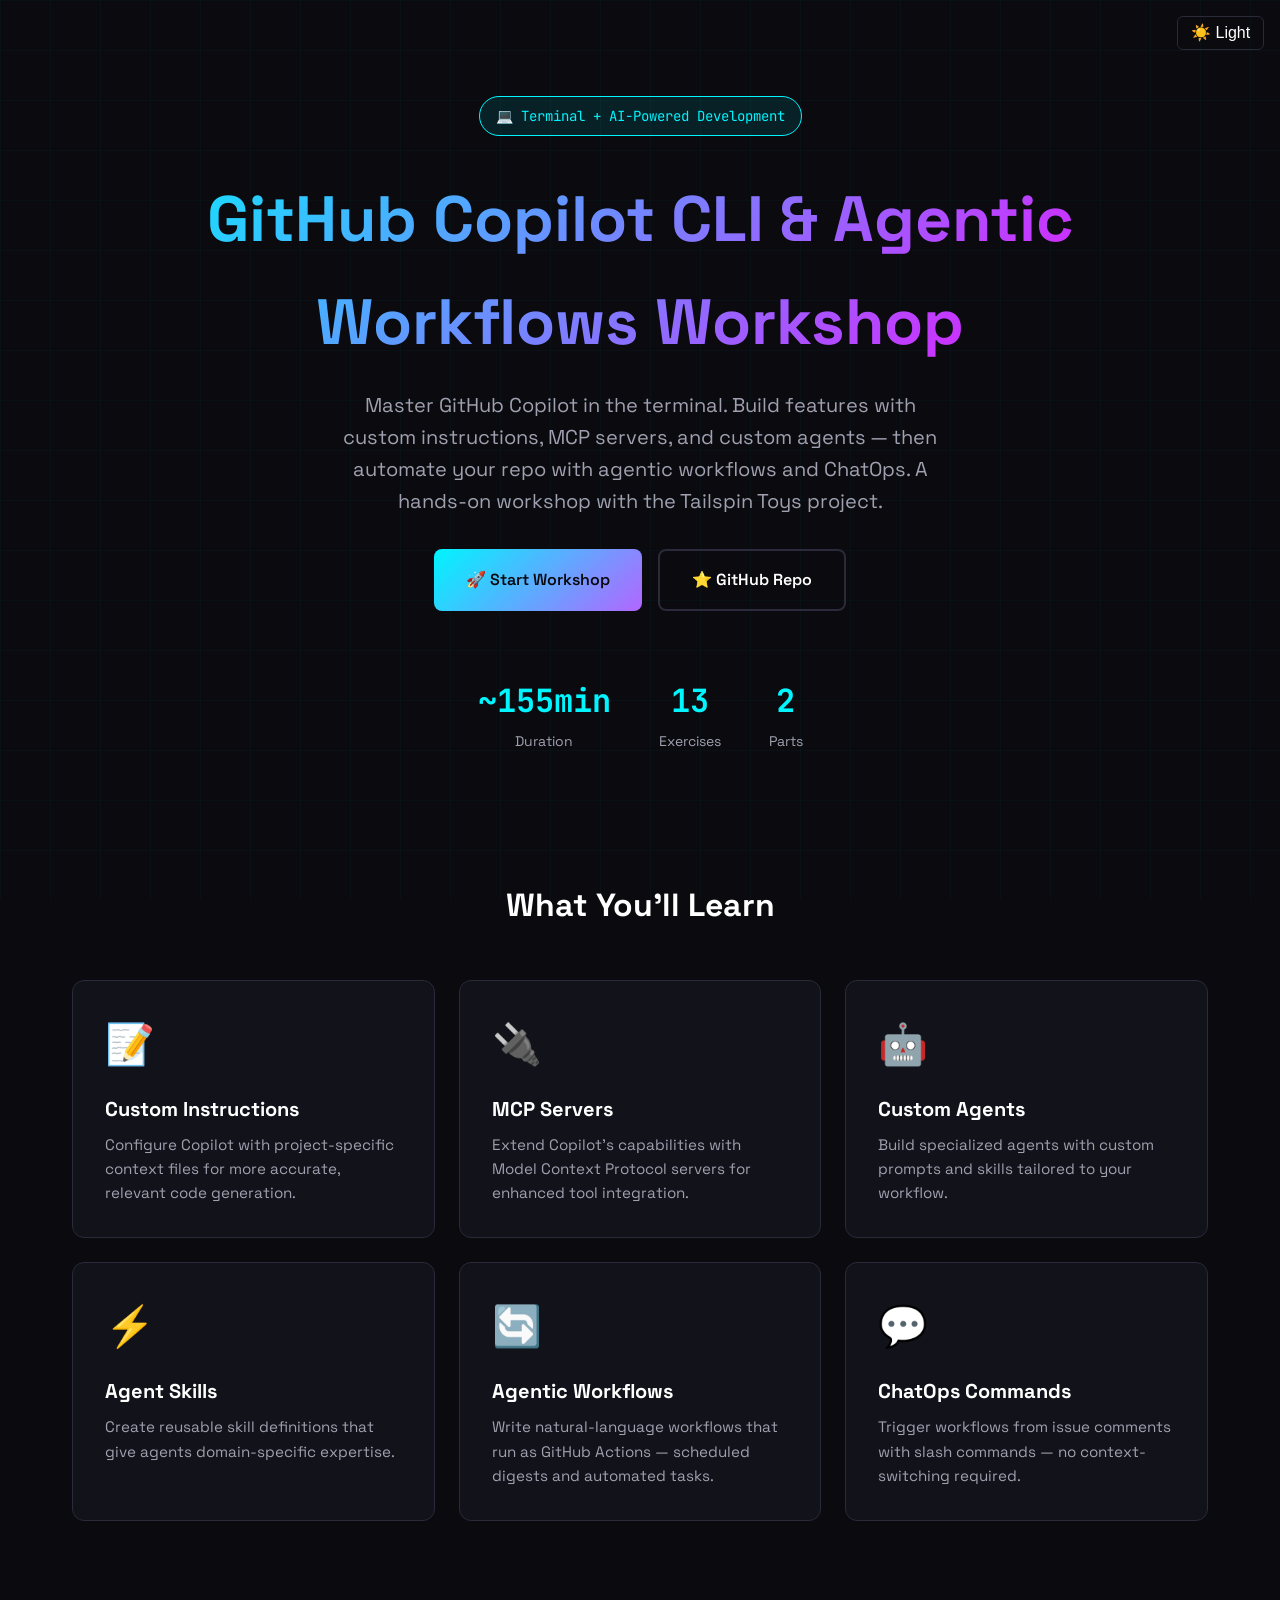
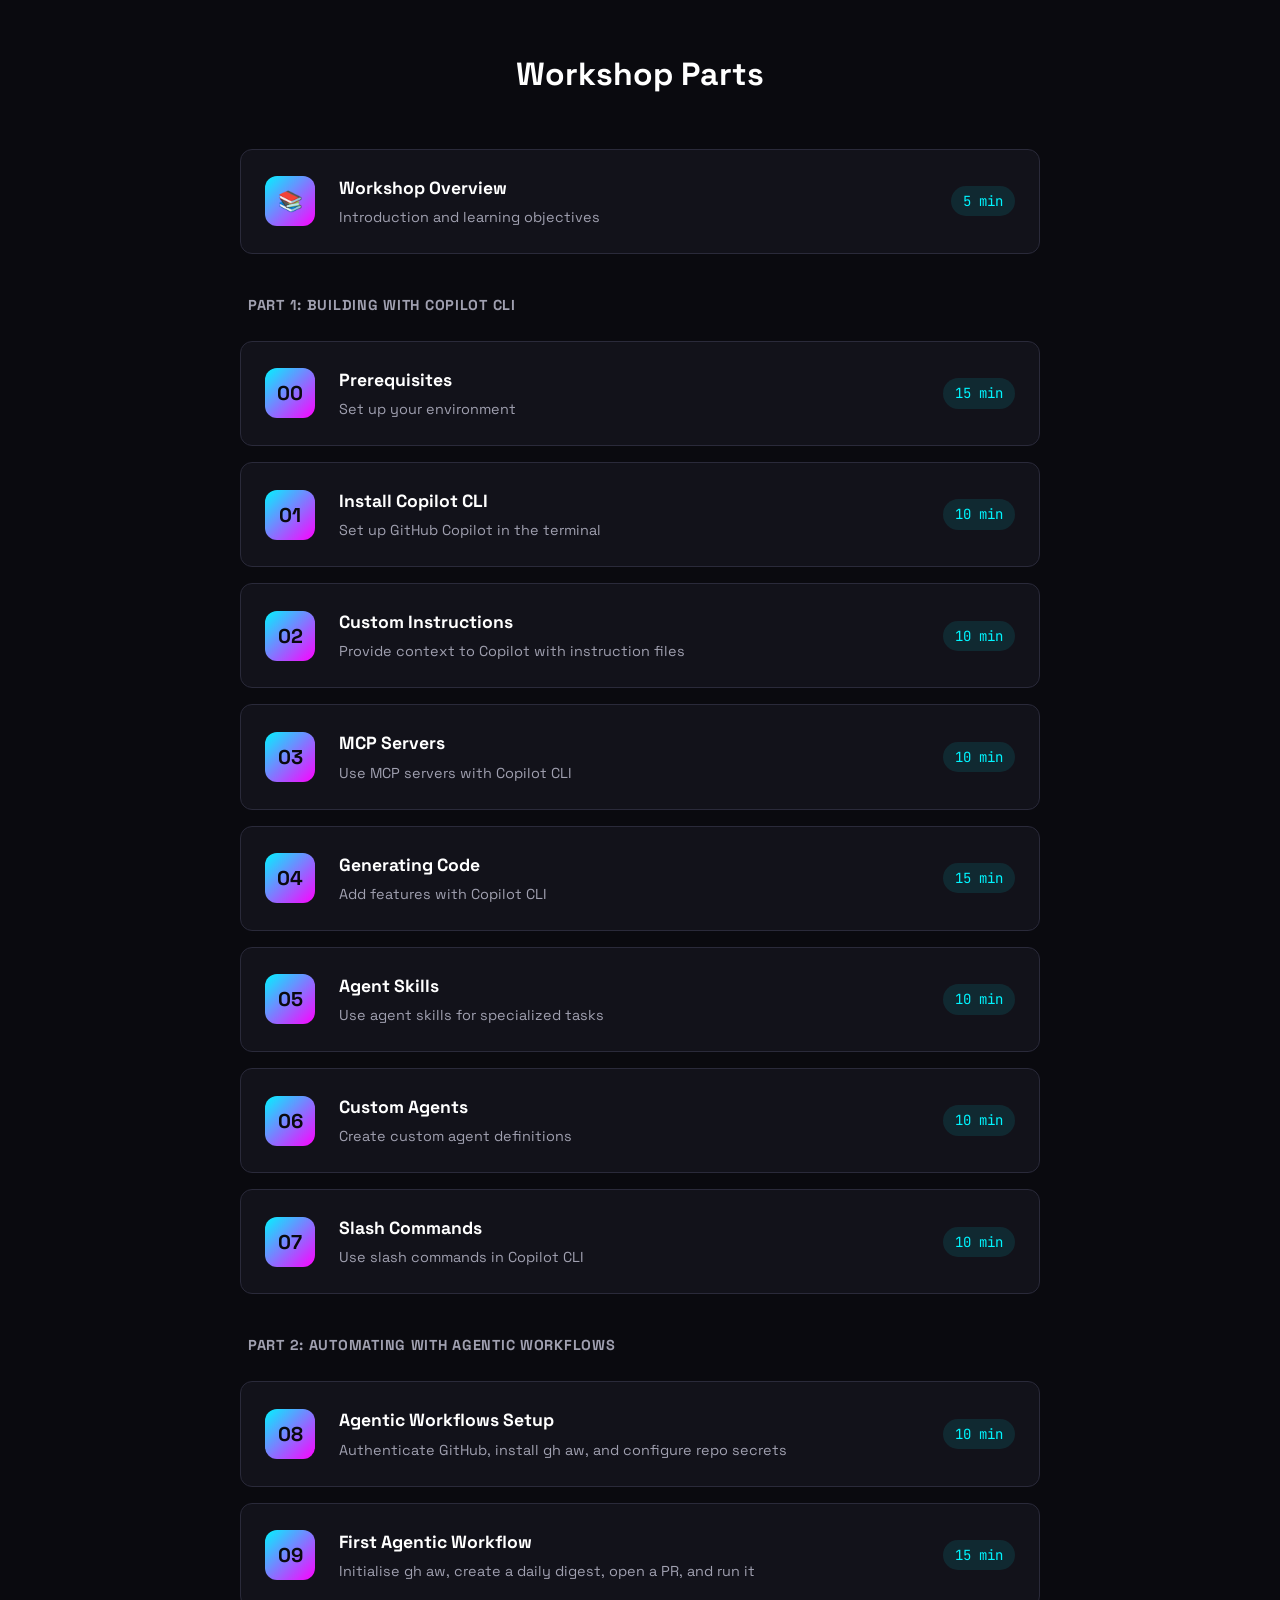
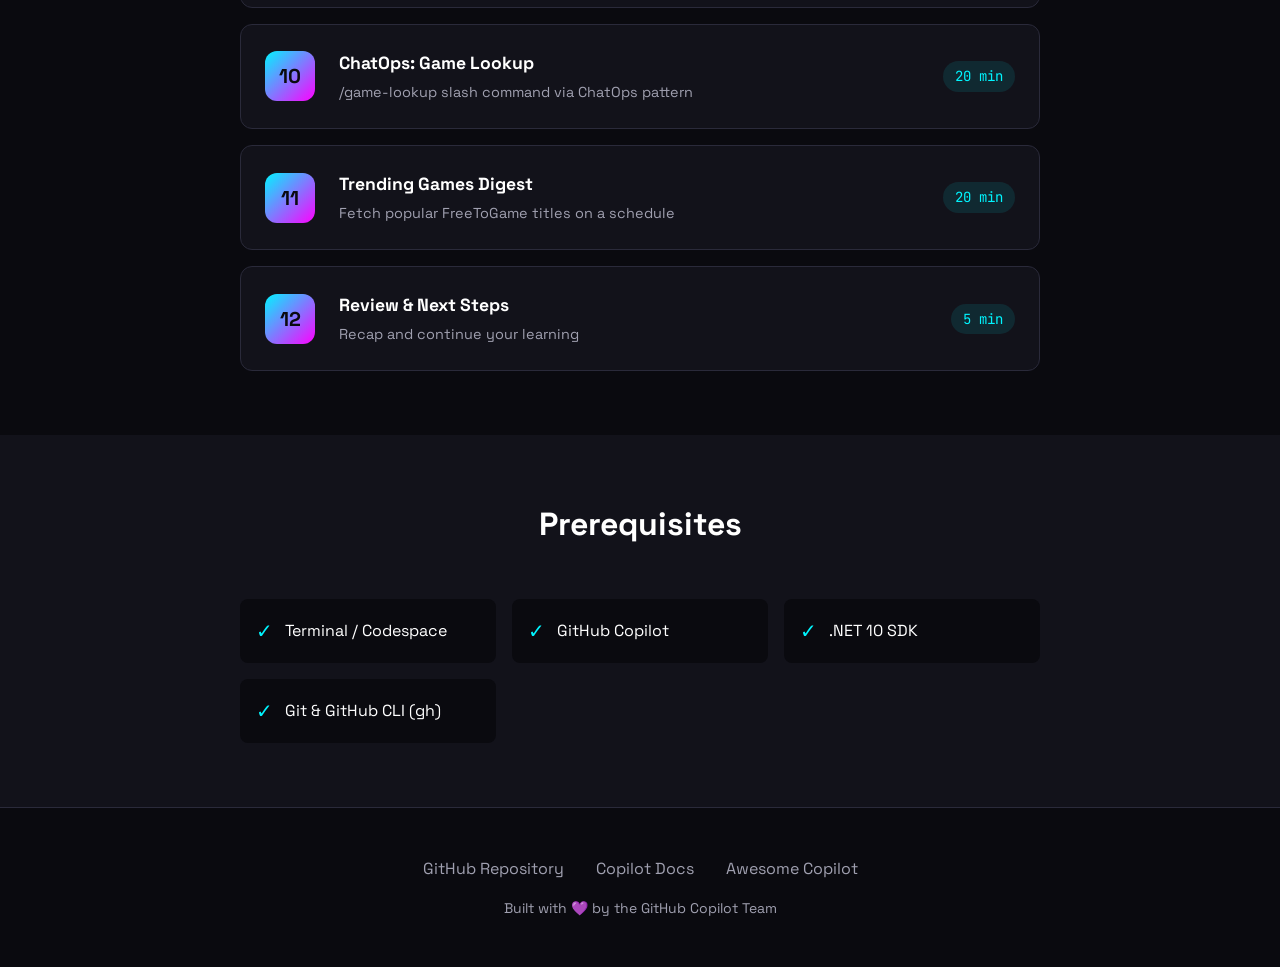
<file: docs/index.html>
<!DOCTYPE html>
<html lang="en">
<head>
    <!-- Google tag (gtag.js) -->
    <script async src="https://www.googletagmanager.com/gtag/js?id=G-LSC44NDPLQ"></script>
    <script>
      window.dataLayer = window.dataLayer || [];
      function gtag(){dataLayer.push(arguments);}
      gtag('js', new Date());
      gtag('config', 'G-LSC44NDPLQ');
    </script>
    <meta charset="UTF-8">
    <meta name="viewport" content="width=device-width, initial-scale=1.0">
    <title>GitHub Copilot CLI &amp; Agentic Workflows Workshop</title>
    <link rel="preconnect" href="https://fonts.googleapis.com">
    <link href="https://fonts.googleapis.com/css2?family=Space+Grotesk:wght@400;500;600;700&family=JetBrains+Mono:wght@400;600&display=swap" rel="stylesheet">
    <link rel="alternate" hreflang="en" href="https://mattleibow.github.io/tailspin-toys-workshop-dotnet/">
    <link rel="alternate" hreflang="x-default" href="https://mattleibow.github.io/tailspin-toys-workshop-dotnet/">
    <link rel="stylesheet" href="styles.css">
    <link rel="stylesheet" href="light-theme.css">
    <script src="theme-toggle.js"></script>
</head>
<body>
    <div style="position:fixed;top:1rem;right:1rem;z-index:1000;display:flex;gap:0.5rem;align-items:center;">
        <button class="theme-toggle" onclick="toggleTheme()">☀️ Light</button>
    </div>
    <section class="hero">
        <div class="container">
            <div class="hero-badge">💻 Terminal + AI-Powered Development</div>
            <h1>GitHub Copilot CLI &amp; Agentic Workflows Workshop</h1>
            <p class="hero-subtitle">Master GitHub Copilot in the terminal. Build features with custom instructions, MCP servers, and custom agents — then automate your repo with agentic workflows and ChatOps. A hands-on workshop with the Tailspin Toys project.</p>
            <div class="hero-cta">
                <a href="step.html?step=readme" class="btn btn-primary">🚀 Start Workshop</a>
                <a href="https://github.com/mattleibow/tailspin-toys-workshop-dotnet" class="btn btn-secondary" target="_blank">⭐ GitHub Repo</a>
            </div>
            <div class="stats">
                <div class="stat">
                    <div class="stat-value">~155min</div>
                    <div class="stat-label">Duration</div>
                </div>
                <div class="stat">
                    <div class="stat-value">13</div>
                    <div class="stat-label">Exercises</div>
                </div>
                <div class="stat">
                    <div class="stat-value">2</div>
                    <div class="stat-label">Parts</div>
                </div>
            </div>
        </div>
    </section>

    <section class="features">
        <div class="container">
            <h2 class="section-title">What You'll Learn</h2>
            <div class="features-grid">
                <div class="feature-card">
                    <div class="feature-icon">📝</div>
                    <h3>Custom Instructions</h3>
                    <p>Configure Copilot with project-specific context files for more accurate, relevant code generation.</p>
                </div>
                <div class="feature-card">
                    <div class="feature-icon">🔌</div>
                    <h3>MCP Servers</h3>
                    <p>Extend Copilot's capabilities with Model Context Protocol servers for enhanced tool integration.</p>
                </div>
                <div class="feature-card">
                    <div class="feature-icon">🤖</div>
                    <h3>Custom Agents</h3>
                    <p>Build specialized agents with custom prompts and skills tailored to your workflow.</p>
                </div>
                <div class="feature-card">
                    <div class="feature-icon">⚡</div>
                    <h3>Agent Skills</h3>
                    <p>Create reusable skill definitions that give agents domain-specific expertise.</p>
                </div>
                <div class="feature-card">
                    <div class="feature-icon">🔄</div>
                    <h3>Agentic Workflows</h3>
                    <p>Write natural-language workflows that run as GitHub Actions — scheduled digests and automated tasks.</p>
                </div>
                <div class="feature-card">
                    <div class="feature-icon">💬</div>
                    <h3>ChatOps Commands</h3>
                    <p>Trigger workflows from issue comments with slash commands — no context-switching required.</p>
                </div>
            </div>
        </div>
    </section>

    <section class="workshop">
        <div class="container">
            <h2 class="section-title">Workshop Parts</h2>
            <div class="parts-list">
                <a href="step.html?step=readme" class="part-card">
                    <div class="part-number">📚</div>
                    <div class="part-content">
                        <h3>Workshop Overview</h3>
                        <p>Introduction and learning objectives</p>
                    </div>
                    <span class="part-time">5 min</span>
                </a>

                <h3 style="width:100%;color:var(--text-secondary,#94a3b8);font-size:0.9rem;text-transform:uppercase;letter-spacing:0.05em;margin:1.5rem 0 0.5rem;padding-left:0.5rem;">Part 1: Building with Copilot CLI</h3>

                <a href="step.html?step=00-prereqs" class="part-card">
                    <div class="part-number">00</div>
                    <div class="part-content">
                        <h3>Prerequisites</h3>
                        <p>Set up your environment</p>
                    </div>
                    <span class="part-time">15 min</span>
                </a>
                <a href="step.html?step=01-install-copilot-cli" class="part-card">
                    <div class="part-number">01</div>
                    <div class="part-content">
                        <h3>Install Copilot CLI</h3>
                        <p>Set up GitHub Copilot in the terminal</p>
                    </div>
                    <span class="part-time">10 min</span>
                </a>
                <a href="step.html?step=02-custom-instructions" class="part-card">
                    <div class="part-number">02</div>
                    <div class="part-content">
                        <h3>Custom Instructions</h3>
                        <p>Provide context to Copilot with instruction files</p>
                    </div>
                    <span class="part-time">10 min</span>
                </a>
                <a href="step.html?step=03-mcp" class="part-card">
                    <div class="part-number">03</div>
                    <div class="part-content">
                        <h3>MCP Servers</h3>
                        <p>Use MCP servers with Copilot CLI</p>
                    </div>
                    <span class="part-time">10 min</span>
                </a>
                <a href="step.html?step=04-generating-code" class="part-card">
                    <div class="part-number">04</div>
                    <div class="part-content">
                        <h3>Generating Code</h3>
                        <p>Add features with Copilot CLI</p>
                    </div>
                    <span class="part-time">15 min</span>
                </a>
                <a href="step.html?step=05-agent-skills" class="part-card">
                    <div class="part-number">05</div>
                    <div class="part-content">
                        <h3>Agent Skills</h3>
                        <p>Use agent skills for specialized tasks</p>
                    </div>
                    <span class="part-time">10 min</span>
                </a>
                <a href="step.html?step=06-custom-agents" class="part-card">
                    <div class="part-number">06</div>
                    <div class="part-content">
                        <h3>Custom Agents</h3>
                        <p>Create custom agent definitions</p>
                    </div>
                    <span class="part-time">10 min</span>
                </a>
                <a href="step.html?step=07-slash-commands" class="part-card">
                    <div class="part-number">07</div>
                    <div class="part-content">
                        <h3>Slash Commands</h3>
                        <p>Use slash commands in Copilot CLI</p>
                    </div>
                    <span class="part-time">10 min</span>
                </a>

                <h3 style="width:100%;color:var(--text-secondary,#94a3b8);font-size:0.9rem;text-transform:uppercase;letter-spacing:0.05em;margin:1.5rem 0 0.5rem;padding-left:0.5rem;">Part 2: Automating with Agentic Workflows</h3>

                <a href="step.html?step=08-agentic-workflows" class="part-card">
                    <div class="part-number">08</div>
                    <div class="part-content">
                        <h3>Agentic Workflows Setup</h3>
                        <p>Authenticate GitHub, install gh aw, and configure repo secrets</p>
                    </div>
                    <span class="part-time">10 min</span>
                </a>
                <a href="step.html?step=09-first-agentic-workflow" class="part-card">
                    <div class="part-number">09</div>
                    <div class="part-content">
                        <h3>First Agentic Workflow</h3>
                        <p>Initialise gh aw, create a daily digest, open a PR, and run it</p>
                    </div>
                    <span class="part-time">15 min</span>
                </a>
                <a href="step.html?step=10-chatops-game-lookup" class="part-card">
                    <div class="part-number">10</div>
                    <div class="part-content">
                        <h3>ChatOps: Game Lookup</h3>
                        <p>/game-lookup slash command via ChatOps pattern</p>
                    </div>
                    <span class="part-time">20 min</span>
                </a>
                <a href="step.html?step=11-trending-games-digest" class="part-card">
                    <div class="part-number">11</div>
                    <div class="part-content">
                        <h3>Trending Games Digest</h3>
                        <p>Fetch popular FreeToGame titles on a schedule</p>
                    </div>
                    <span class="part-time">20 min</span>
                </a>
                <a href="step.html?step=12-review" class="part-card">
                    <div class="part-number">12</div>
                    <div class="part-content">
                        <h3>Review &amp; Next Steps</h3>
                        <p>Recap and continue your learning</p>
                    </div>
                    <span class="part-time">5 min</span>
                </a>
            </div>
        </div>
    </section>

    <section class="prereqs">
        <div class="container">
            <h2 class="section-title">Prerequisites</h2>
            <div class="prereqs-grid">
                <div class="prereq-item">
                    <span class="prereq-check">✓</span>
                    <span>Terminal / Codespace</span>
                </div>
                <div class="prereq-item">
                    <span class="prereq-check">✓</span>
                    <span>GitHub Copilot</span>
                </div>
                <div class="prereq-item">
                    <span class="prereq-check">✓</span>
                    <span>.NET 10 SDK</span>
                </div>
                <div class="prereq-item">
                    <span class="prereq-check">✓</span>
                    <span>Git &amp; GitHub CLI (gh)</span>
                </div>
            </div>
        </div>
    </section>

    <footer>
        <div class="container">
            <div class="footer-links">
                <a href="https://github.com/mattleibow/tailspin-toys-workshop-dotnet" target="_blank">GitHub Repository</a>
                <a href="https://code.visualstudio.com/docs/copilot/overview" target="_blank">Copilot Docs</a>
                <a href="https://github.com/github/awesome-copilot" target="_blank">Awesome Copilot</a>
            </div>
            <p class="footer-credit">Built with 💜 by the GitHub Copilot Team</p>
        </div>
    </footer>
</body>
</html>
</file>
<file: docs/styles.css>
:root {
    --bg-dark: #0a0a0f;
    --bg-card: #12121a;
    --neon-cyan: #00f5ff;
    --neon-magenta: #ff00ff;
    --neon-purple: #b366ff;
    --text-primary: #ffffff;
    --text-secondary: #a0a0b0;
    --border-color: #2a2a3a;
}
* { margin: 0; padding: 0; box-sizing: border-box; }
body { font-family: 'Space Grotesk', sans-serif; background: var(--bg-dark); color: var(--text-primary); line-height: 1.6; min-height: 100vh; }
body::before { content: ''; position: fixed; top: 0; left: 0; width: 100%; height: 100%; background: linear-gradient(90deg, rgba(0,245,255,0.03) 1px, transparent 1px), linear-gradient(rgba(0,245,255,0.03) 1px, transparent 1px); background-size: 50px 50px; pointer-events: none; z-index: -1; }
.container { max-width: 1200px; margin: 0 auto; padding: 0 2rem; }
.hero { padding: 6rem 0 4rem; text-align: center; position: relative; }
.hero-badge { display: inline-block; padding: 0.5rem 1rem; background: rgba(0,245,255,0.1); border: 1px solid var(--neon-cyan); border-radius: 50px; font-size: 0.875rem; color: var(--neon-cyan); margin-bottom: 2rem; font-family: 'JetBrains Mono', monospace; }
.hero h1 { font-size: clamp(2.5rem, 6vw, 4rem); font-weight: 700; margin-bottom: 1rem; background: linear-gradient(135deg, var(--neon-cyan), var(--neon-magenta)); -webkit-background-clip: text; -webkit-text-fill-color: transparent; background-clip: text; }
.hero-subtitle { font-size: 1.25rem; color: var(--text-secondary); max-width: 600px; margin: 0 auto 2rem; }
.hero-cta { display: flex; gap: 1rem; justify-content: center; flex-wrap: wrap; }
.btn { display: inline-flex; align-items: center; gap: 0.5rem; padding: 1rem 2rem; border-radius: 8px; font-weight: 600; text-decoration: none; transition: all 0.3s ease; font-size: 1rem; }
.btn-primary { background: linear-gradient(135deg, var(--neon-cyan), var(--neon-purple)); color: var(--bg-dark); }
.btn-primary:hover { transform: translateY(-2px); box-shadow: 0 10px 40px rgba(0,245,255,0.3); }
.btn-secondary { background: transparent; border: 2px solid var(--border-color); color: var(--text-primary); }
.btn-secondary:hover { border-color: var(--neon-cyan); color: var(--neon-cyan); }
.stats { display: flex; justify-content: center; gap: 3rem; margin-top: 4rem; flex-wrap: wrap; }
.stat { text-align: center; }
.stat-value { font-size: 2rem; font-weight: 700; color: var(--neon-cyan); font-family: 'JetBrains Mono', monospace; }
.stat-label { font-size: 0.875rem; color: var(--text-secondary); margin-top: 0.25rem; }
.features { padding: 4rem 0; }
.section-title { font-size: 2rem; text-align: center; margin-bottom: 3rem; }
.features-grid { display: grid; grid-template-columns: repeat(auto-fit, minmax(280px, 1fr)); gap: 1.5rem; }
.feature-card { background: var(--bg-card); border: 1px solid var(--border-color); border-radius: 12px; padding: 2rem; transition: all 0.3s ease; }
.feature-card:hover { border-color: var(--neon-cyan); transform: translateY(-4px); }
.feature-icon { font-size: 2.5rem; margin-bottom: 1rem; }
.feature-card h3 { font-size: 1.25rem; margin-bottom: 0.5rem; }
.feature-card p { color: var(--text-secondary); font-size: 0.95rem; }
.workshop { padding: 4rem 0; }
.parts-list { display: flex; flex-direction: column; gap: 1rem; max-width: 800px; margin: 0 auto; }
.part-card { display: flex; align-items: center; gap: 1.5rem; background: var(--bg-card); border: 1px solid var(--border-color); border-radius: 12px; padding: 1.5rem; text-decoration: none; color: inherit; transition: all 0.3s ease; }
.part-card:hover { border-color: var(--neon-magenta); background: rgba(255,0,255,0.05); }
.part-number { width: 50px; height: 50px; display: flex; align-items: center; justify-content: center; background: linear-gradient(135deg, var(--neon-cyan), var(--neon-magenta)); border-radius: 12px; font-weight: 700; font-size: 1.25rem; color: var(--bg-dark); flex-shrink: 0; }
.part-content { flex: 1; }
.part-content h3 { font-size: 1.1rem; margin-bottom: 0.25rem; }
.part-content p { color: var(--text-secondary); font-size: 0.9rem; }
.part-time { font-family: 'JetBrains Mono', monospace; font-size: 0.875rem; color: var(--neon-cyan); padding: 0.25rem 0.75rem; background: rgba(0,245,255,0.1); border-radius: 50px; }
.prereqs { padding: 4rem 0; background: var(--bg-card); }
.prereqs-grid { display: grid; grid-template-columns: repeat(auto-fit, minmax(200px, 1fr)); gap: 1rem; max-width: 800px; margin: 0 auto; }
.prereq-item { display: flex; align-items: center; gap: 0.75rem; padding: 1rem; background: var(--bg-dark); border-radius: 8px; }
.prereq-check { color: var(--neon-cyan); font-size: 1.25rem; }
footer { padding: 3rem 0; text-align: center; border-top: 1px solid var(--border-color); }
.footer-links { display: flex; justify-content: center; gap: 2rem; margin-bottom: 1rem; flex-wrap: wrap; }
.footer-links a { color: var(--text-secondary); text-decoration: none; transition: color 0.3s ease; }
.footer-links a:hover { color: var(--neon-cyan); }
.footer-credit { color: var(--text-secondary); font-size: 0.875rem; }
@media (max-width: 768px) {
    .hero { padding: 4rem 0 3rem; }
    .stats { gap: 2rem; }
    .part-card { flex-direction: column; text-align: center; }
    .part-time { margin-top: 0.5rem; }
}
</file>
<file: docs/light-theme.css>
html[data-theme="light"] {
    --bg-dark: #f5f5f7;
    --bg-card: #ffffff;
    --bg-code: #f0f0f5;
    --neon-cyan: #0077b6;
    --neon-magenta: #c2185b;
    --neon-purple: #7b1fa2;
    --text-primary: #1a1a2e;
    --text-secondary: #555570;
    --border-color: #d0d0dd;
    --success-green: #2e7d32;
    --warning-yellow: #f9a825;
}

html[data-theme="light"] body::before {
    background: linear-gradient(90deg, rgba(0,119,182,0.05) 1px, transparent 1px),
                linear-gradient(rgba(0,119,182,0.05) 1px, transparent 1px);
}

html[data-theme="light"] .hero::before {
    background: radial-gradient(ellipse at 50% 0%, rgba(0,119,182,0.15), transparent 70%);
}

html[data-theme="light"] .header {
    background: rgba(245,245,247,0.95);
}

html[data-theme="light"] code,
html[data-theme="light"] pre {
    background: var(--bg-code);
    color: #1a1a2e;
}

html[data-theme="light"] .btn-secondary {
    border-color: var(--border-color);
    color: var(--text-primary);
}

html[data-theme="light"] .btn-secondary:hover {
    background: rgba(0,119,182,0.1);
    border-color: var(--neon-cyan);
}

html[data-theme="light"] .card {
    box-shadow: 0 2px 8px rgba(0,0,0,0.08);
}

.theme-toggle {
    background: none;
    border: 1px solid var(--border-color);
    color: var(--text-primary);
    cursor: pointer;
    padding: 0.4rem 0.8rem;
    border-radius: 6px;
    font-size: 1rem;
    transition: all 0.3s ease;
    display: inline-flex;
    align-items: center;
    gap: 0.4rem;
}

.theme-toggle:hover {
    border-color: var(--neon-cyan);
    color: var(--neon-cyan);
}
</file>
